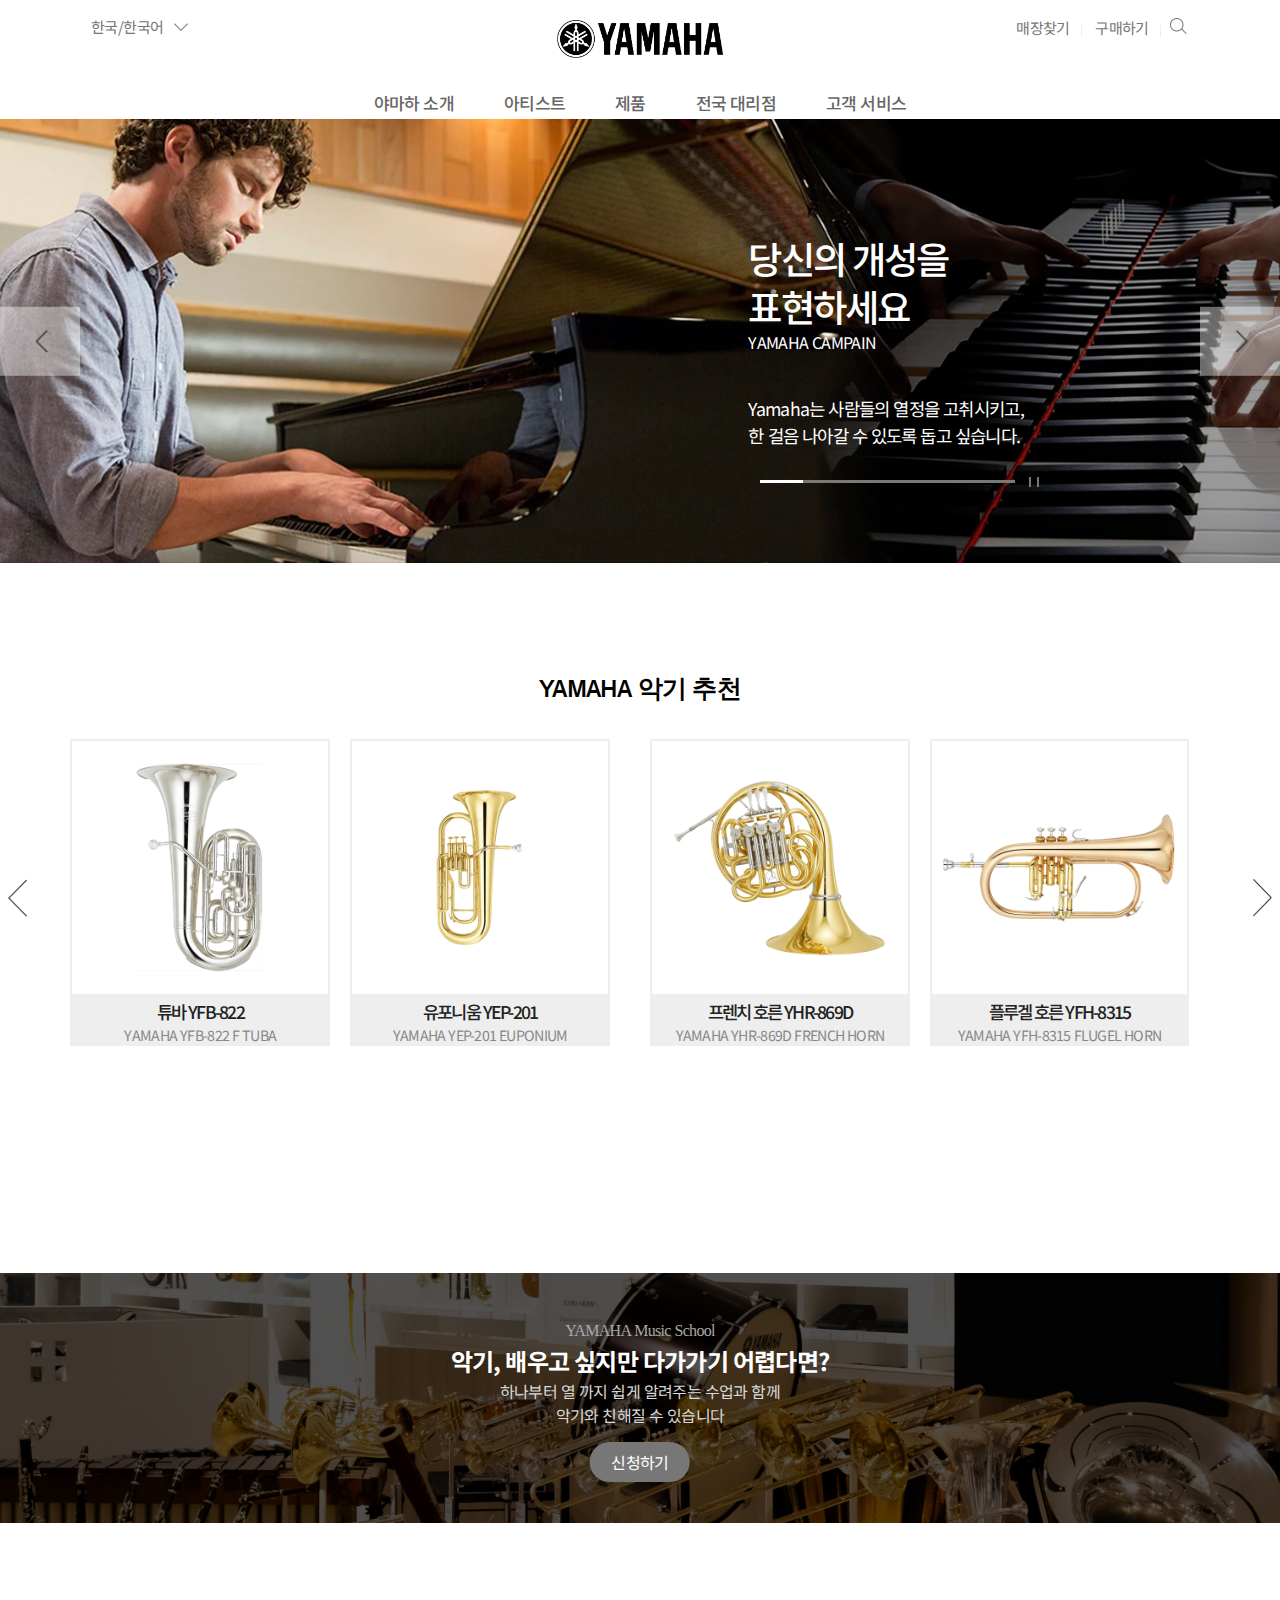
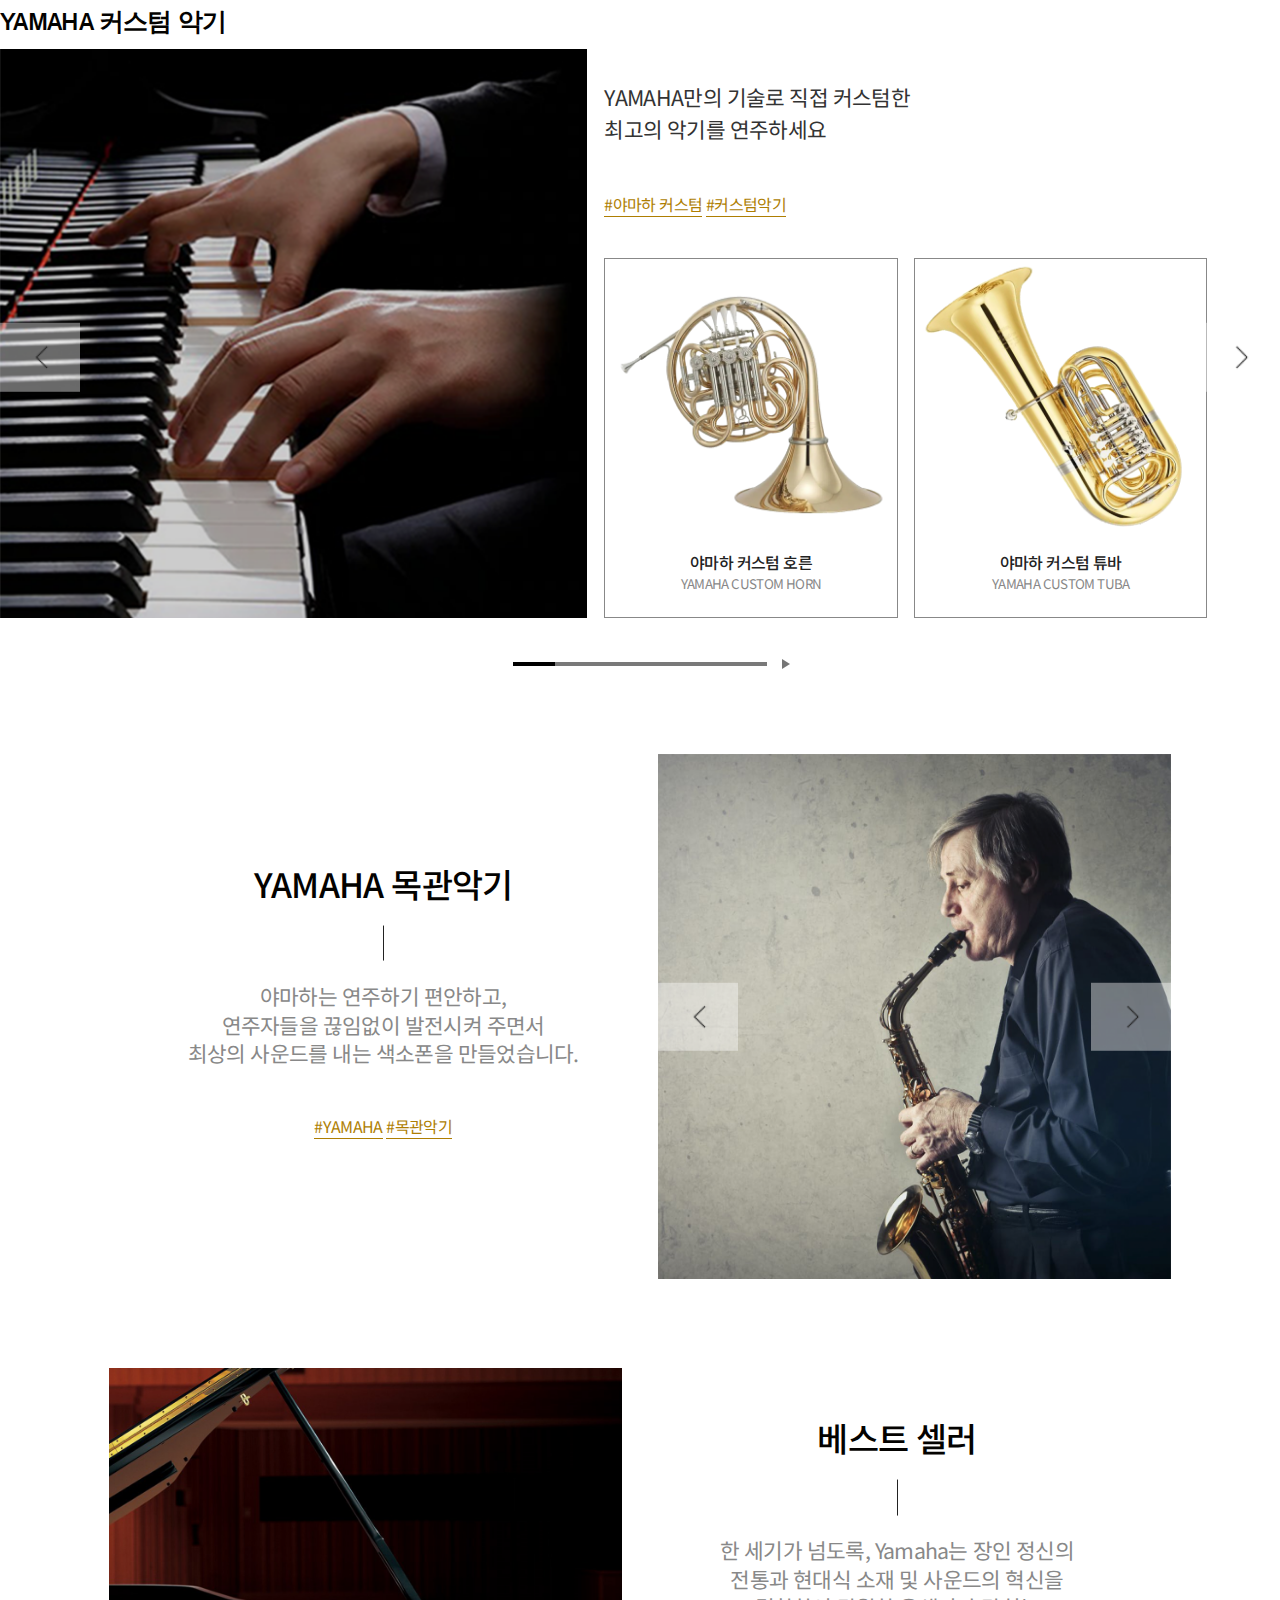
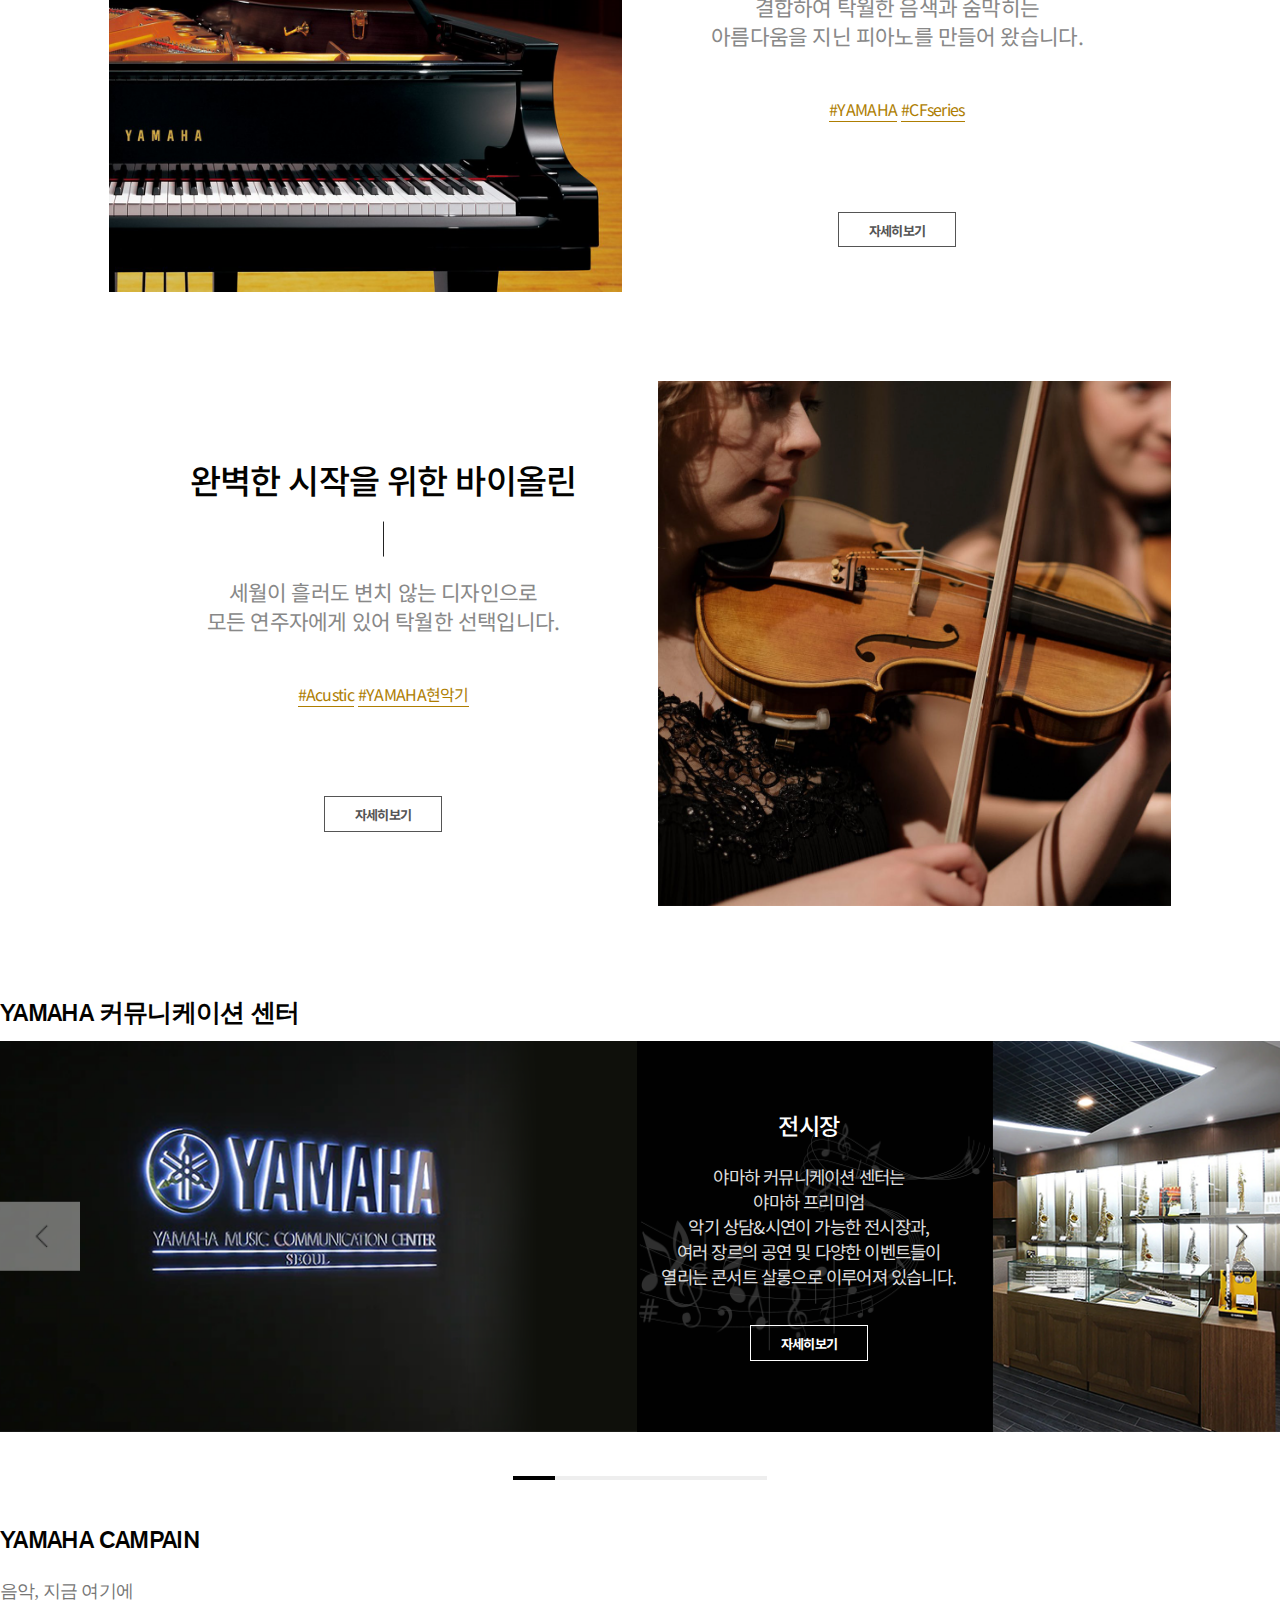
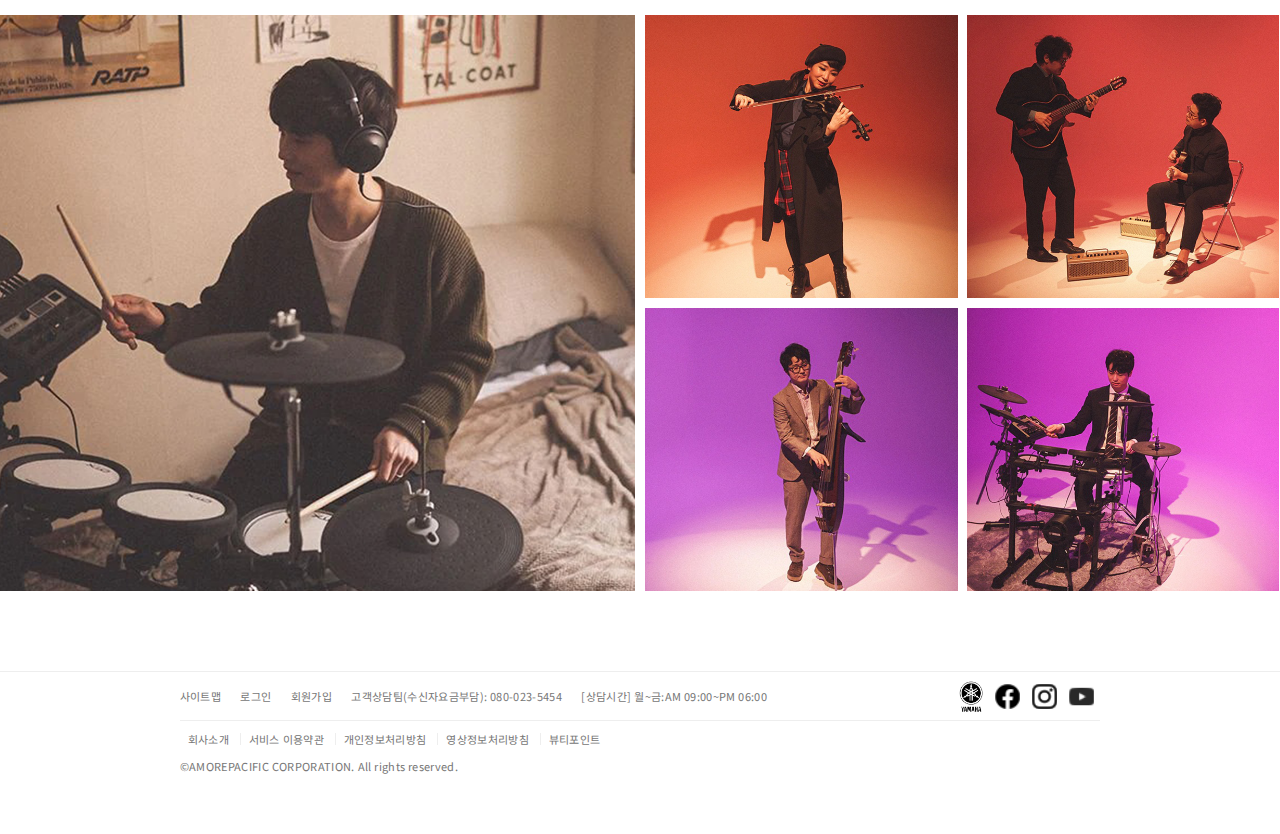
<file: lib/yamaha/index.html>
<!DOCTYPE html>
<html lang="en">

<head>
  <meta charset="UTF-8">
  <meta http-equiv="X-UA-Compatible" content="IE=edge">
  <meta name="viewport" content="width=device-width, initial-scale=1.0">
  <title>YAMAHA</title>
  <link rel="stylesheet" href="css/style.css">
  <link rel="shortcut icon" type="image/x-icon" href="img/top_logo.png">
</head>

<body>
  <div id="sulwhasoo">
    <!-- header -->
    <header class="header">
      <div class="header_wrap">
        <div class="mob_nav">
          <div class="m_header">
            <h2 class="sidenav_h">
              <a href="#">
                <img src="img/menu_logo.png " alt="logo">
              </a>
            </h2>
            <a href="#" class="close"></a>
          </div>
          <div class="m_nav_wrap">
            <!-- menu -->
            <ul class="m_nav_list">
              <li>
                <div class="m_list_t_wrap">
                  <a href="#" class="m_nav_list_tit">
                    야마하 소개
                  </a>
                  <i class="icon_nav"></i>
                </div>
                <dl>
                  <dt class="blind">야마하 그룹소개</dt>
                  <dd>
                    <a href="#">야마하뮤직코리아(주)</a>
                  </dd>
                  <dd>
                    <a href="#">기업 소개 영상</a>
                  </dd>
                  <dd>
                    <a href="#">브랜드 약속</a>
                  </dd>
                  <dd>
                    <a href="#">야마하 기업이념</a>
                  </dd>
                  <dd>
                    <a href="#">야마하 역사</a>
                  </dd>
                  <dd>
                    <a href="#">오시는 길</a>
                  </dd>
                </dl>
              </li>
              <li>
                <div class="m_list_t_wrap">
                  <a href="#" class="m_nav_list_tit">
                    베스트셀러
                  </a>

                </div>

              </li>
              <li>
                <div class="m_list_t_wrap">
                  <a href="#" class="m_nav_list_tit">
                    제품
                  </a>
                  <i class="icon_nav"></i>
                </div>
                <dl>
                  <dt class="blind">제품</dt>
                  <dd>
                    <a href="#">금관악기</a>
                  </dd>
                  <dd>
                    <a href="#">현악기</a>
                  </dd>
                  <dd>
                    <a href="#">목관악기</a>
                  </dd>
                  <dd>
                    <a href="#">타악기</a>
                  </dd>
                  <dd>
                    <a href="#">디지털악기</a>
                  </dd>
                  <dd>
                    <a href="#">마칭악기</a>
                  </dd>
                </dl>

              </li>
              <li>
                <div class="m_list_t_wrap">
                  <a href="#" class="m_nav_list_tit">
                    아티스트
                  </a>
                  <i class="icon_nav"></i>
                </div>
                <dl>
                  <dt class="blind">전국 대리점</dt>
                  <dd>
                    <a href="#">대리점</a>
                  </dd>
                  <dd>
                    <a href="#">YMCC</a>
                  </dd>
                  <dd>
                    <a href="#">Y-DACC</a>
                  </dd>
                  <dd>
                    <a href="#">야마하 직영점 안내</a>
                  </dd>
                  <dd>
                    <a href="#">Adviser</a>
                  </dd>
                </dl>


              </li>
              <li>
                <div class="m_list_t_wrap">
                  <a href="#" class="m_nav_list_tit">
                    고객 서비스
                  </a>
                  <i class="icon_nav"></i>
                </div>
                <dl>
                  <dt class="blind">서비스</dt>
                  <dd>
                    <a href="#">서비스 센터 안내</a>
                  </dd>
                  <dd>
                    <a href="#">문의하기</a>
                  </dd>
                  <dd>
                    <a href="#">계정 등록 안내</a>
                  </dd>
                  <dd>
                    <a href="#">제품 보증 안내</a>
                  </dd>
                </dl>
              </li>
              <li>
                <div class="m_list_t_wrap">
                  <a href="#" class="m_nav_list_tit">
                    전국 대리점
                  </a>
                  <i class="icon_nav"></i>
                </div>
                <dl>
                  <dt class="blind">전국 대리점</dt>
                  <dd>
                    <a href="#">YMCC</a>
                  </dd>
                  <dd>
                    <a href="#">Y-DACC</a>
                  </dd>
                  <dd>
                    <a href="#">대리점</a>
                  </dd>
                  <dd>
                    <a href="#">야마하 직영점</a>
                  </dd>
                  <dd>
                    <a href="#">Adviser</a>
                  </dd>
                </dl>
              </li>
            </ul>
            <!-- login -->
            <ul class="m_nav_btm">
              <li>
                <a href="#">로그인</a>
              </li>
              <li>
                <a href="#">매장찾기</a>
              </li>
            </ul>
            <div class="lang_wrap">
              <a href="#">
                <span>LANGUAGE</span>
                <span>한국/한국어</span>
              </a>
            </div>
          </div>

        </div>










        <a href="#" class="mob_nav_btn">
          <i></i>
        </a>

        <div class="select_language ">
          <a href="#" class="lang_btn">
            한국/한국어
          </a>
          <ul class="select_lang_list">
            <li>
              <a href="#">한국/한국어</a>
            </li>
            <li>
              <a href="#">INTERNATIONAL/ENGLISH</a>
            </li>
            <li>
              <a href="#">中国大陆/中文</a>
            </li>
            <li>
              <a href="#">HONG KONG(CHINA)</a>
            </li>
            <li>
              <a href="#">SINGAPORE/ENGLISH</a>
            </li>
            <li>
              <a href="#">MALAYSIA/ENGLISH</a>
            </li>
            <li>
              <a href="#">VIỆT NAM/TIẾNG VIỆT</a>
            </li>
            <li>
              <a href="#">INDONESIA/BAHASA</a>
            </li>
            <li>
              <a href="#">ประเทศไทย/ไทย</a>
            </li>
            <li>
              <a href="#">USA/ENGLISH</a>
            </li>
            <li>
              <a href="#">FRANCE/FRANCAIS</a>
            </li>
          </ul>
        </div>
        <h1 class="logo">
          <a href="#">
            <img src="img/logo.png" alt="logo">
          </a>
        </h1>
        <div class="header_link">
          <a href="#">매장찾기</a>
          <a href="#">구매하기</a>
          <a href="#" class="h_open_search ">
            <span>
              search
            </span>
          </a>
        </div>
      </div>
      <nav class="gnb ">
        <div class="cont_wrap">
          <ul class="gnb_depth1">
            <li>
              <a href="#" class="gnb_d1_btn">
                야마하 소개
              </a>
              <dl class="gnb_depth2">
                <dt class="blind">야마하 그룹 소개</dt>
                <dd>
                  <a href="#">야마하뮤직코리아(주)</a>
                </dd>
                <dd>
                  <a href="#">기업 소개 영상</a>
                </dd>
                <dd>
                  <a href="#">브랜드 약속</a>
                </dd>
                <dd>
                  <a href="#">오시는 길</a>
                </dd>
              </dl>
            </li>
            <li class="no_sub">
              <a href="#" class="gnb_d1_btn">
                아티스트
              </a>
            </li>
            <li>
              <a href="#" class="gnb_d1_btn">
                제품
              </a>
              <dl class="gnb_depth2">
                <dt class="blind">제품</dt>
                <dd>
                  <a href="#">금관악기</a>
                </dd>
                <dd>
                  <a href="#">현악기</a>
                </dd>
                <dd>
                  <a href="#">목관악기</a>
                </dd>
                <dd>
                  <a href="#">타악기</a>
                </dd>
                <dd>
                  <a href="#">디지털악기</a>
                </dd>
                <dd>
                  <a href="#">마칭악기</a>
                </dd>
              </dl>
            </li>
            <li>
              <a href="#" class="gnb_d1_btn">
                전국 대리점
              </a>
              <dl class="gnb_depth2">
                <dt class="blind">대리점</dt>
                <dd>
                  <a href="#">YMCC</a>
                </dd>
                <dd>
                  <a href="#">Y-DACC</a>
                </dd>
                <dd>
                  <a href="#">대리점</a>
                </dd>
                <dd>
                  <a href="#">야마하 직영점</a>
                </dd>
                <dd>
                  <a href="#">Adviser</a>
                </dd>
              </dl>
            </li>
            <li>
              <a href="#" class="gnb_d1_btn">
                고객 서비스
              </a>
              <dl class="gnb_depth2">
                <dt class="blind">서비스</dt>
                <dd>
                  <a href="#">서비스 센터 안내</a>
                </dd>
                <dd>
                  <a href="#">문의하기</a>
                </dd>
                <dd>
                  <a href="#">계정 등록 안내</a>
                </dd>
                <dd>
                  <a href="#">제품 보증 안내</a>
                </dd>
              </dl>
            </li>

          </ul>
        </div>
        <div class="bg"></div>
      </nav>

      <div class="search_container">
        <div class="top_search_bg"></div>
        <form action="search.jsp">
          <div class="search_wrap">
            <div class="search_box">
              <label for="q" class="blind">검색</label>
              <input type="search" id="q" class="text" placeholder="검색어를 입력해주세요">
              <button type="submit" class="submit">
                <span>검색</span>
              </button>
            </div>
          </div>
          <div class="search_close">
            <a href="#" class="sch_close">
              <span>닫기</span>
            </a>
          </div>
        </form>
      </div>
    </header>
    <!-- visual -->
    <div class="visual">
      <button class="left visu arrow">left</button>
      <button class="right visu arrow">right</button>
      <ul class="visual_wrap">
        <li class="On">
          <div class="visu_mob_img"></div>
          <div class="visu_txt_wrap txt-white">
            <div class="visu_txt_in">
              <div class="visu_tit">
                당신의 개성을 <br>
                표현하세요
              </div>
              <div class="visu_txt_01">
                YAMAHA CAMPAIN
              </div>
              <div class="visu_txt_02">
                Yamaha는 사람들의 열정을 고취시키고, <br>

                한 걸음 나아갈 수 있도록 돕고 싶습니다.
              </div>
            </div>
          </div>
        </li>
        <li>
          <div class="visu_mob_img"></div>

          <div class="visu_txt_wrap txt-white">
            <div class="visu_txt_in">

              <div class="visu_tit">웅장함을 연주하다</div>
              <div class="visu_txt_01">YAMAHA BRASS</div>
              <div class="visu_txt_02">
                야마하의 브라스 악기는 <br>
                야마하의 최신 모델을 제작한 동일한 팀에서 <br>
                설계되었으며 동일한 프로페셔널 품질을 공유합니다.
              </div>
            </div>
          </div>
        </li>
        <li>
          <div class="visu_mob_img"></div>

          <div class="visu_txt_wrap txt-white">

            <div class="visu_txt_in">

              <div class="visu_tit">예술을 만들다</div>
              <div class="visu_txt_01">YAMAHA CAMPAIN</div>
              <div class="visu_txt_02">

                야마하는 고객들이 음악을 통해<br>
                풍요로운 삶을 추구할 수 있도록 악기 개발에 매진할 것 입니다.
              </div>
            </div>
          </div>
        </li>

      </ul>
      <div class="visu progress ">
        <div class="pg_inner visu">
          <span></span>
        </div>
        <button class="visu control ">
          정지
        </button>
      </div>
    </div>
    <!-- content 01-->
    <div class="content">
      <div class="recommand">
        <h2 class="cont_title">
          YAMAHA 악기 추천
        </h2>
        <!-- Swiper -->
        <div class="swiper-container recomm_list_wrap">
          <ul class="swiper-wrapper">
            <li class="swiper-slide">
              <div class="recomm_l_inner">
              <div class="recomm_item">
                <div class="recomm_hover">
                  <a href="#" class="btn_view black">
                    자세히보기
                  </a>
                </div>
                <div class="img_wrap">
                  <img src="img/recomm_item_1.png" alt="recomm">
                </div>
                <div class="recomm_txt_wrap">
                  <div class="recomm_name">
                    튜바 YFB-822
                  </div>
                  <div class="recom_txt">
                    YAMAHA YFB-822 F TUBA
                  </div>
                </div>
              </div>
              <div class="recomm_item">

                <div class="recomm_hover">
                  <a href="#" class="btn_view black">
                    자세히보기
                  </a>
                </div>
                <div class="img_wrap">
                  <img src="img/recomm_item_2.png" alt="recomm">
                </div>
                <div class="recomm_txt_wrap">
                  <div class="recomm_name">
                    유포니움 YEP-201
                  </div>
                  <div class="recom_txt">
                    YAMAHA YEP-201 EUPONIUM
                  </div>
                </div>
              </div>
              </div>
            </li>

            <li class="swiper-slide">
              <div class="recomm_l_inner">
              <div class="recomm_item">

                <div class="recomm_hover">
                  <a href="#" class="btn_view black">
                    자세히보기
                  </a>
                </div>
                <div class="img_wrap">
                  <img src="img/recomm_item_3.png" alt="recomm">
                </div>
                <div class="recomm_txt_wrap">
                  <div class="recomm_name">
                    프렌치 호른 YHR-869D
                  </div>
                  <div class="recom_txt">
                    YAMAHA YHR-869D FRENCH HORN
                  </div>
                </div>
              </div>
              <div class="recomm_item">
                <div class="recomm_hover">
                  <a href="#" class="btn_view black">
                    자세히보기
                  </a>
                </div>
                <div class="img_wrap">
                  <img src="img/recomm_item_4.png" alt="recomm">
                </div>
                <div class="recomm_txt_wrap">
                  <div class="recomm_name">
                    플루겔 호른 YFH-8315
                  </div>
                  <div class="recom_txt">
                    YAMAHA YFH-8315 FLUGEL HORN
                  </div>
                </div>
              </div>
              </div>
            </li>

            <li class="swiper-slide">
              <div class="recomm_l_inner">
              <div class="recomm_item">

                <div class="recomm_hover">
                  <a href="#" class="btn_view black">
                    자세히보기
                  </a>
                </div>
                <div class="img_wrap">
                  <img src="img/recomm_item_5.png" alt="recomm">
                </div>
                <div class="recomm_txt_wrap">
                  <div class="recomm_name">
                    클라리넷 YCL-SE
                  </div>
                  <div class="recom_txt">
                    YAMAHA CLARINET YCL-SE
                  </div>
                </div>
              </div>
              <div class="recomm_item">
                <div class="recomm_hover">
                  <a href="#" class="btn_view black">
                    자세히보기
                  </a>
                </div>
                <div class="img_wrap">
                  <img src="img/recomm_item_6.png" alt="recomm">
                </div>
                <div class="recomm_txt_wrap">
                  <div class="recomm_name">
                    색소폰 YAS-875EX
                  </div>
                  <div class="recom_txt">
                    YAMAHA SAXOPHONE YAS-875EX
                  </div>
                </div>
              </div>
              </div>
            </li>
            <li class="swiper-slide">
              <div class="recomm_l_inner">
              <div class="recomm_item">

                <div class="recomm_hover">
                  <a href="#" class="btn_view black">
                    자세히보기
                  </a>
                </div>
                <div class="img_wrap">
                  <img src="img/recomm_item_7.png" alt="recomm">
                </div>
                <div class="recomm_txt_wrap">
                  <div class="recomm_name">
                    바리톤 색소폰 YBS-82
                  </div>
                  <div class="recom_txt">
                    YAMAHA SAXOPHONE YBS-82
                  </div>
                </div>
              </div>
              <div class="recomm_item">
                <div class="recomm_hover">
                  <a href="#" class="btn_view black">
                    자세히보기
                  </a>
                </div>
                <div class="img_wrap">
                  <img src="img/recomm_item_8.png" alt="recomm">
                </div>
                <div class="recomm_txt_wrap">
                  <div class="recomm_name">
                    바이올린 YVN100G
                  </div>
                  <div class="recom_txt">
                    YAMAHA VIOLIN YVN100G
                  </div>
                </div>
              </div>
              </div>
            </li>

          </ul>

          <div class="swiper-pagination recomm progress"></div>
        </div>
        <div class="swiper-button-prev recomm arrow"></div>
        <div class="swiper-button-next recomm arrow"></div>
      </div>
    </div>
    <!-- mid banner -->
    <div class="mid_banner">
      <a href="#">
        <div class="banner_txt">
          <div class="title">YAMAHA Music School</div>
          <h3>악기, 배우고 싶지만 다가가기 어렵다면?</h3>
          <p>하나부터 열 까지 쉽게 알려주는 수업과 함께<br>
            악기와 친해질 수 있습니다</p>

          <div class="banner_btn">신청하기</div>
        </div>
        
        <img src="img/ntitled-1.png" alt="mid_banner" class="pc">
        <img src="img/mid_banner_tablet.png" alt="mid_banner" class="tablet">
        <img src="img/mid_mobile.png" alt="mid_banner" class="mobile">
      </a>
    </div>
    <!-- content 02 -->
    <div class="content cont02">
      <!-- season -->
      <div class="season">
        <h2 class="cont_title">
          YAMAHA 커스텀 악기
        </h2>
        <div class="season_wrap">
          <button class="arrow left seasonArr">left</button>
          <button class="arrow right seasonArr">right</button>
          <ul class="season_slider">
            <!-- 1 -->
            <li class="On">
              <div class="season_big">
                <img src="img/season_i_big_1.png" alt="img">
              </div>
              <div class="season_right">
                <div class="season_tit">
                  YAMAHA만의 기술로 직접 커스텀한 <br>
                  최고의 악기를 연주하세요
                </div>
                <div class="hash_wrap">
                  <span>#야마하 커스텀</span>
                  <span>#커스텀악기</span>
                </div>
                <div class="season_smallImg">
                  <div class="small">
                    <a href="#">
                      <img src="img/season_i_small_01_1.png" alt="small">
                    </a>
                    <div class="small_tit">야마하 커스텀 호른</div>
                    <div class="small_txt">YAMAHA CUSTOM HORN</div>
                  </div>
                  <div class="small">
                    <a href="#">
                      <img src="img/season_i_small_01_2.png" alt="small">
                    </a>
                    <div class="small_tit">야마하 커스텀 튜바</div>
                    <div class="small_txt">YAMAHA CUSTOM TUBA</div>
                  </div>
                </div>
              </div>
            </li>
            <!-- 2 -->
            <li>
              <div class="season_big">
                <img src="img/season_i_big_2.png" alt="img">
              </div>
              <div class="season_right">
                <div class="season_tit">
                  야마하 커스텀 악기로 <br>
                  경험하는 새로운 연주
                </div>
                <div class="hash_wrap">
                  <span>#커스텀 악기</span>
                  <span>#목관악기</span>
                </div>
                <div class="season_smallImg">
                  <div class="small">
                    <a href="#">
                      <img src="img/season_i_small_02_1.png" alt="small">
                    </a>
                    <div class="small_tit">야마하 커스텀 클라리넷</div>
                    <div class="small_txt">YAMAHA CUSTOM Clarient</div>
                  </div>
                  <div class="small">
                    <a href="#">
                      <img src="img/season_i_small_02_2.png" alt="small">
                    </a>
                    <div class="small_tit">야마하 커스텀 바순</div>
                    <div class="small_txt">YAMAHA CUSTOM Basoon</div>
                  </div>
                </div>
              </div>
            </li>
            <!-- 3 -->
            <li>
              <div class="season_big">
                <img src="img/season_i_big_3.png" alt="img">
              </div>
              <div class="season_right">
                <div class="season_tit">
                  최고의 소리를 내는<br>
                  야마하 색소폰으로 연주해보세요
                </div>
                <div class="hash_wrap">
                  <span>#YAMAHA</span>
                  <span>#색소폰</span>
                </div>
                <div class="season_smallImg">
                  <div class="small">
                    <a href="#">
                      <img src="img/season_i_small_03_1.png" alt="small">
                    </a>
                    <div class="small_tit">야마하 커스텀 색소폰</div>
                    <div class="small_txt">YAMAHA CUSTOM SAXOPHONE</div>
                  </div>
                  <div class="small">
                    <a href="#">
                      <img src="img/season_i_small_03_2.png" alt="small">
                    </a>
                    <div class="small_tit">야마하 커스텀 색소폰</div>
                    <div class="small_txt">YAMAHA CUSTOM SAXOPHONE</div>
                  </div>
                </div>
              </div>
            </li>
          </ul>
          <div class="season_pro progress ">
            <div class="pg_inner ">
              <span></span>
            </div>
            <button class=" control stop">
              정지
            </button>
          </div>
        </div>
      </div>
      <!--lounge  -->
      <!-- 1 -->
      <div class="lounge lou01">
        <div class="lounge_txt_wrap">
          <div class="lounge_tit">
            YAMAHA 목관악기
          </div>
          <div class="lounge_txt">
            야마하는 연주하기 편안하고, <br>
            연주자들을 끊임없이 발전시켜 주면서 <br>
            최상의 사운드를 내는 색소폰을 만들었습니다.
          </div>
          <div class="hash_wrap">
            <span>#YAMAHA</span>
            <span>#목관악기</span>
          </div>
        </div>
        <div class="lounge_slider_wrap">
          <ul class="lounge_slider">
            <li class="On">
              <img src="img/1_pc.png" alt="lounge">
            </li>
            <li>
              <img src="img/2_pc.png" alt="lounge">
            </li>
            <li>
              <img src="img/3_pc.png" alt="lounge">
            </li>
          </ul>
          <button class="left arrow loungeBtn">left</button>
          <button class="right arrow loungeBtn">right</button>
        </div>
      </div>
      <!-- 2 -->
      <div class="lounge lou02">
        <div class="lounge_txt_wrap">
          <div class="lounge_tit">
            베스트 셀러
          </div>
          <div class="lounge_txt">
            한 세기가 넘도록, Yamaha는 장인 정신의<br>
            전통과 현대식 소재 및 사운드의 혁신을<br>
            결합하여 탁월한 음색과 숨막히는 <br>
            아름다움을 지닌 피아노를 만들어 왔습니다.
          </div>
          <div class="hash_wrap">
            <span>#YAMAHA</span>
            <span>#CFseries</span>
          </div>
          <div class="btn_wrap">
            <a href="#" class="btn_view">자세히보기</a>
          </div>
        </div>
        <div class="lounge_img_wrap">
          <img src="img/lounge1.png" alt="lounge_img">
        </div>
      </div>
      <!-- 3 -->
      <div class="lounge lou03">
        <div class="lounge_txt_wrap">
          <div class="lounge_tit">
            완벽한 시작을 위한 바이올린
          </div>
          <div class="lounge_txt">
            세월이 흘러도 변치 않는 디자인으로 <br>
            모든 연주자에게 있어 탁월한 선택입니다.
          </div>
          <div class="hash_wrap">
            <span>#Acustic</span>
            <span>#YAMAHA현악기</span>
          </div>
          <div class="btn_wrap">
            <a href="#" class="btn_view">자세히보기</a>
          </div>

        </div>
        <div class="lounge_img_wrap">
          <img src="img/lounge2.png" alt="lounge_img">
        </div>
      </div>
      <!-- flagship -->
      <div class="flagship">
        <h2 class="cont_title">
          YAMAHA 커뮤니케이션 센터
        </h2>
        <div class="flag_wrap">
          <ul class="flag_slider">
            <li class="On">
              <div class="flag_txt_wrap">
                <div class="flag_tit">
                  전시장
                </div>
                <p>
                  야마하 커뮤니케이션 센터는 <br>
                  야마하 프리미엄 <br>
                  악기 상담&시연이 가능한 전시장과,<br>
                  여러 장르의 공연 및 다양한 이벤트들이 <br>
                  열리는 콘서트 살롱으로 이루어져 있습니다.
                </p>
                <div class="btn_wrap">
                  <a href="#" class="btn_view">자세히보기</a>
                </div>
              </div>
            </li>
            <li>
              <div class="flag_txt_wrap">
                <div class="flag_tit">
                  콘서트살롱
                </div>
                <p>
                  야마하 커뮤니케이션 센터는 <br>
                  야마하 프리미엄 <br>
                  악기 상담&시연이 가능한 전시장과,<br>
                  여러 장르의 공연 및 다양한 이벤트들이 <br>
                  열리는 콘서트 살롱으로 이루어져 있습니다.
                </p>
                <div class="btn_wrap">
                  <a href="#" class="btn_view">자세히보기</a>
                </div>
              </div>
            </li>
            <li>
              <div class="flag_txt_wrap">
                <div class="flag_tit">
                  전시장
                </div>
                <p>
                  야마하 커뮤니케이션 센터는 <br>
                  야마하 프리미엄 <br>
                  악기 상담&시연이 가능한 전시장과,<br>
                  여러 장르의 공연 및 다양한 이벤트들이 <br>
                  열리는 콘서트 살롱으로 이루어져 있습니다.
                </p>
                <div class="btn_wrap">
                  <a href="#" class="btn_view">자세히보기</a>
                </div>
              </div>
            </li>

          </ul>
          <button class="left arrow flagBtn">left</button>
          <button class="right arrow flagBtn">right</button>
          <div class="flag progress ">
            <div class="pg_inner ">
              <span></span>
            </div>
          </div>
        </div>

      </div>
      <!-- official -->
      <div class="official">
        <h2 class="cont_title">
          YAMAHA CAMPAIN
        </h2>
        <p class="cont_txt">
          음악, 지금 여기에
        </p>
        <div class="official_wrap">
          <div class="official_big">
            <a href="#" class="img_holder offImg_01">01</a>
            <div class="official_holder">
              <svg viewBox="0 -5 240 51" preserveAspectRatio="none">
                <path
                  d="M120,0c82.1,0,100.6,39.2,120,39.2c0,0.7,0,3.6,0,6.7c-23.6,0-194.8,0-240,0c0-2.7,0-4.1,0-6.7C14,39.2,37.9,0,120,0z">
                </path>
              </svg>
              <div class="official_content">
                <div class="official_handle">
                  <a href="#">@Music.here</a>
                </div>
                <div class="official_caption">
                  일상을 잃어버린 지금.<br>

                  모두 다 함께 마주 웃을 날을 그리며
                  사랑하는 나의 가족에게
                  음악을 선물합니다.<br>


                  멀리 있어도, 가장 가까이에.

                  음악, 지금 여기에.
                </div>

              </div>
            </div>
          </div>
          <div class="official_small_wrap">
            <div class="official_small">
              <a href="#" class="img_holder offImg_02">02</a>
              <div class="official_holder">
                <svg viewBox="0 -5 240 51" preserveAspectRatio="none">
                  <path
                    d="M120,0c82.1,0,100.6,39.2,120,39.2c0,0.7,0,3.6,0,6.7c-23.6,0-194.8,0-240,0c0-2.7,0-4.1,0-6.7C14,39.2,37.9,0,120,0z">
                  </path>
                </svg>
                <div class="official_content">
                  <div class="official_handle">
                    <a href="#">@Music.here</a>
                  </div>
                  <div class="official_caption">
                    일상을 잃어버린 지금.<br>

                    모두 다 함께 마주 웃을 날을 그리며
                    사랑하는 나의 가족에게
                    음악을 선물합니다.<br>


                    멀리 있어도, 가장 가까이에.

                    음악, 지금 여기에.
                  </div>

                </div>
              </div>
            </div>
            <div class="official_small">
              <a href="#" class="img_holder offImg_03">03</a>
              <div class="official_holder">
                <svg viewBox="0 -5 240 51" preserveAspectRatio="none">
                  <path
                    d="M120,0c82.1,0,100.6,39.2,120,39.2c0,0.7,0,3.6,0,6.7c-23.6,0-194.8,0-240,0c0-2.7,0-4.1,0-6.7C14,39.2,37.9,0,120,0z">
                  </path>
                </svg>
                <div class="official_content">
                  <div class="official_handle">
                    <a href="#">@Music.here</a>
                  </div>
                  <div class="official_caption">
                    일상을 잃어버린 지금.<br>

                    모두 다 함께 마주 웃을 날을 그리며
                    사랑하는 나의 가족에게
                    음악을 선물합니다.<br>


                    멀리 있어도, 가장 가까이에.

                    음악, 지금 여기에.
                  </div>

                </div>
              </div>
            </div>
            <div class="official_small">
              <a href="#" class="img_holder offImg_04">04</a>
              <div class="official_holder">
                <svg viewBox="0 -5 240 51" preserveAspectRatio="none">
                  <path
                    d="M120,0c82.1,0,100.6,39.2,120,39.2c0,0.7,0,3.6,0,6.7c-23.6,0-194.8,0-240,0c0-2.7,0-4.1,0-6.7C14,39.2,37.9,0,120,0z">
                  </path>
                </svg>
                <div class="official_content">
                  <div class="official_handle">
                    <a href="#">@Music.here</a>
                  </div>
                  <div class="official_caption">
                    일상을 잃어버린 지금.<br>

                    모두 다 함께 마주 웃을 날을 그리며
                    사랑하는 나의 가족에게
                    음악을 선물합니다.<br>


                    멀리 있어도, 가장 가까이에.

                    음악, 지금 여기에.
                  </div>

                </div>
              </div>
            </div>
            <div class="official_small">
              <a href="#" class="img_holder offImg_05">05</a>
              <div class="official_holder">
                <svg viewBox="0 -5 240 51" preserveAspectRatio="none">
                  <path
                    d="M120,0c82.1,0,100.6,39.2,120,39.2c0,0.7,0,3.6,0,6.7c-23.6,0-194.8,0-240,0c0-2.7,0-4.1,0-6.7C14,39.2,37.9,0,120,0z">
                  </path>
                </svg>
                <div class="official_content">
                  <div class="official_handle">
                    <a href="#">@Music.here</a>
                  </div>
                  <div class="official_caption">
                    일상을 잃어버린 지금.<br>

                    모두 다 함께 마주 웃을 날을 그리며
                    사랑하는 나의 가족에게
                    음악을 선물합니다.<br>


                    멀리 있어도, 가장 가까이에.

                    음악, 지금 여기에.
                  </div>

                </div>
              </div>
            </div>
          </div>
          <div class="official_big">
            <a href="#" class="img_holder offImg_06">06</a>
            <div class="official_holder">
              <svg viewBox="0 -5 240 51" preserveAspectRatio="none">
                <path
                  d="M120,0c82.1,0,100.6,39.2,120,39.2c0,0.7,0,3.6,0,6.7c-23.6,0-194.8,0-240,0c0-2.7,0-4.1,0-6.7C14,39.2,37.9,0,120,0z">
                </path>
              </svg>
              <div class="official_content">
                <div class="official_handle">
                  <a href="#">@Music.here</a>
                </div>
                <div class="official_caption">
                  일상을 잃어버린 지금.<br>

                  모두 다 함께 마주 웃을 날을 그리며
                  사랑하는 나의 가족에게
                  음악을 선물합니다.<br>


                  멀리 있어도, 가장 가까이에.

                  음악, 지금 여기에.
                </div>

              </div>
            </div>
          </div>
        </div>
      </div>
    </div>
    <!-- footer -->
    <footer class="footer">
      <div class="footer_wrap">
        <div class="foot_link">
          <div class="foot_left">
            <a href="#" class="foot_item">사이트맵</a>
            <a href="#" class="foot_item">로그인</a>
            <a href="#" class="foot_item">회원가입</a>
            <a href="#" class="foot_item">고객상담팀(수신자요금부담): 080-023-5454</a>
            <span class="foot_item time">
              [상담시간] 월~금:AM 09:00~PM 06:00
            </span>
          </div>
          <div class="foot_right">
            <a href="#" class="link_item">
              <img src="img/wa.png" alt="foot">
            </a>
            <a href="#" class="link_item">
              <img src="img/facebookLogo.png" alt="foot">
            </a>
            <a href="#" class="link_item">
              <img src="img/instaLogo.png" alt="foot">
            </a>
            <a href="#" class="link_item">
              <img src="img/youtubeLogo.png" alt="foot">
            </a>
          </div>
        </div>
        <div class="foot_legal">
          <a href="#" class="legal_item">회사소개</a>
          <a href="#" class="legal_item">서비스 이용약관</a>
          <a href="#" class="legal_item">개인정보처리방침</a>
          <a href="#" class="legal_item">영상정보처리방침</a>
          <a href="#" class="legal_item">뷰티포인트</a>
        </div>
        <div class="copyright">
          ©AMOREPACIFIC CORPORATION. All rights reserved.
        </div>
      </div>
    </footer>
  </div>



















  <script src="js/lib/jquery-3.1.1.min.js"></script>
  <script src="js/lib/swiper.jquery.min.js"></script>
  <script src="https://unpkg.com/swiper/swiper-bundle.min.js"></script>
  
  <script src="js/header.js"></script>
  <script src="js/visu.js"></script>
  <script src="js/content.js"></script>

</body>

</html>
</file>
<file: lib/yamaha/css/style.css>
@charset "UTF-8";

@import url("https://unpkg.com/swiper/swiper-bundle.min.css");
@import url("common.min.0.css");
@import url("layout.css");
@import url("media.css");
</file>
